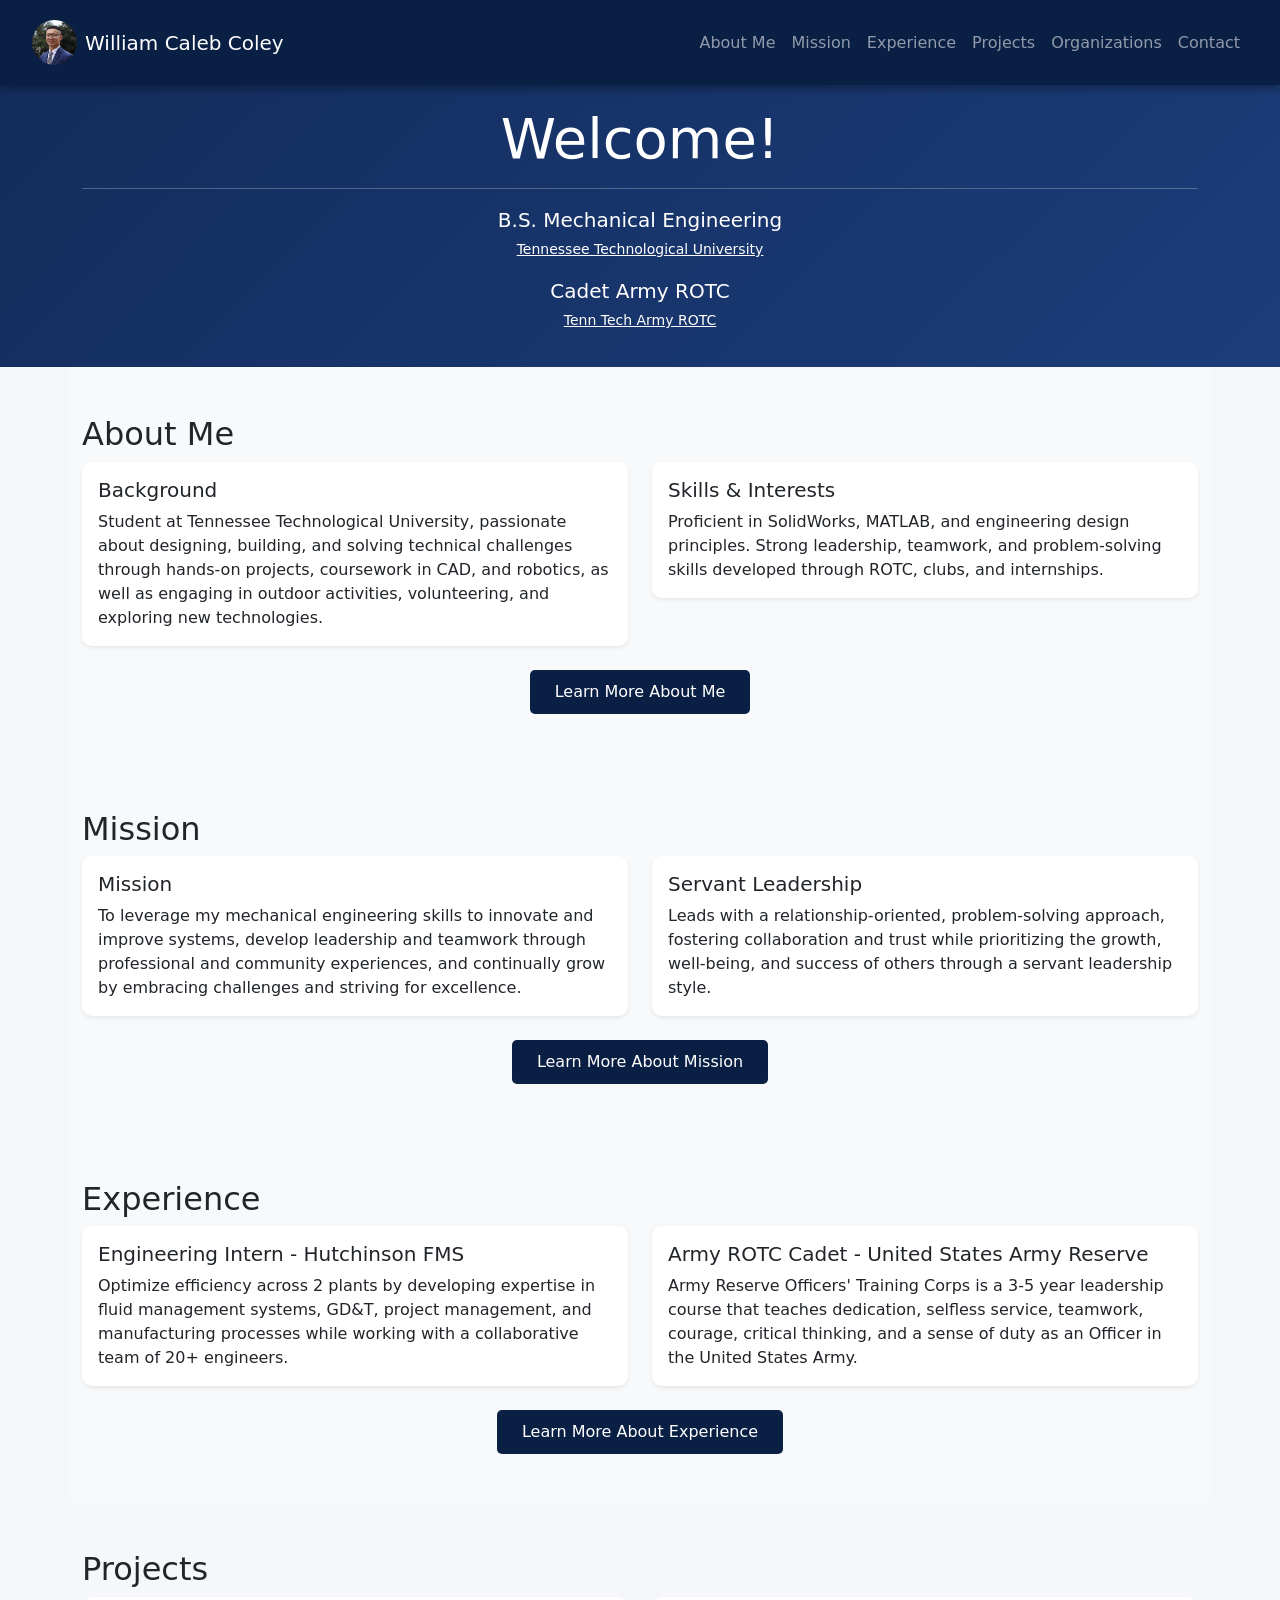
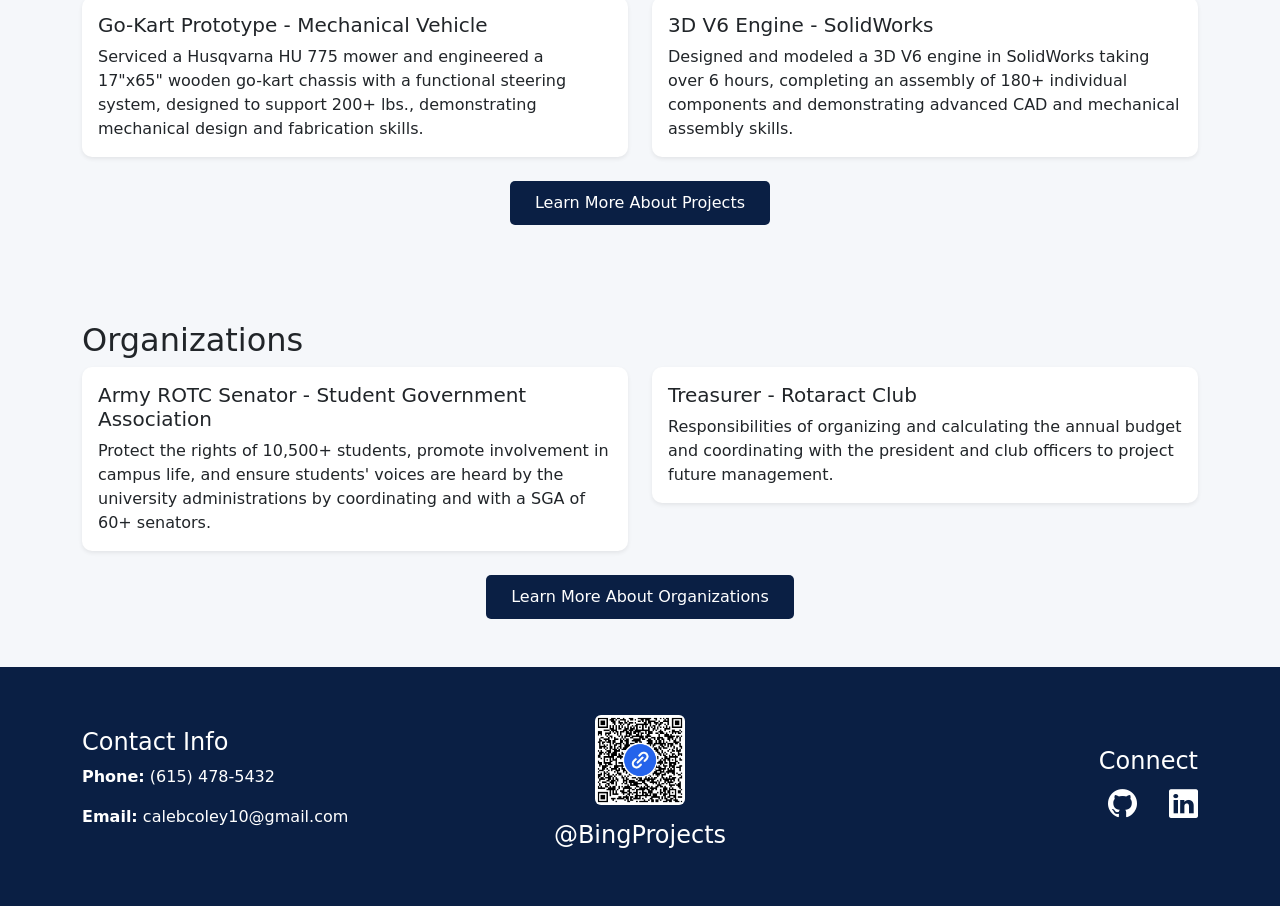
<file: index.html>
<!DOCTYPE html>
<html lang="en">
<head>
    <!--standard info and headers any website would use-->
    <meta charset="UTF-8">
    <title>William Caleb Coley</title>
    <meta name="viewport" content="width=device-width, initial-scale=1">
 
    <!-- Bootstrap CSS -->
    <link href="https://cdn.jsdelivr.net/npm/bootstrap@5.3.3/dist/css/bootstrap.min.css" rel="stylesheet">
    <!-- Custom CSS -->
    <link rel="stylesheet" href="assets/css/style.css">
    <!--Info for the contact section-->
    <link rel="stylesheet" href="https://cdn.jsdelivr.net/npm/bootstrap-icons@1.11.3/font/bootstrap-icons.css">
</head>

<body>
<!-- Navbar -->
<nav class="navbar navbar-expand-lg navbar-dark fixed-top custom-navbar">
    <div class="container-fluid">

        <!-- Left: Image + Name -->
        <a class="navbar-brand d-flex align-items-center" href="index.html">
            <img src="images/profile.jpg"
                 alt="Profile"
                 class="rounded-circle me-2"
                 width="45" height="45">
            William Caleb Coley
        </a>

        <!-- Hamburger Button (Right Side) -->
        <button class="navbar-toggler ms-auto"
                type="button"
                data-bs-toggle="collapse"
                data-bs-target="#navbarNav">
            <span class="navbar-toggler-icon"></span>
        </button>

        <!-- Collapsible Menu -->
        <div class="collapse navbar-collapse justify-content-end" id="navbarNav">
            <ul class="navbar-nav text-end">
                <li class="nav-item"><a class="nav-link" href="about.html">About Me</a></li>
                <li class="nav-item"><a class="nav-link" href="mission.html">Mission</a></li>
                <li class="nav-item"><a class="nav-link" href="experience.html">Experience</a></li>
                <li class="nav-item"><a class="nav-link" href="projects.html">Projects</a></li>
                <li class="nav-item"><a class="nav-link" href="organizations.html">Organizations</a></li>
                <li class="nav-item"><a class="nav-link" href="contact.html">Contact</a></li>
            </ul>
        </div>

    </div>
</nav>

<!-- Hero Section (Main Page) -->
<header class="hero-section text-center text-white">
    <div class="container">
        <h1 class="display-4">Welcome!</h1>
        <hr class="hero-divider my-3">
        <p class="lead mb-1">B.S. Mechanical Engineering</p>
        <p class="small mb-3">
            <a href="https://www.tntech.edu/" target="_blank">
                Tennessee Technological University
            </a>
        </p>
        <p class="lead mb-1">Cadet Army ROTC</p>
        <p class="small">
            <a href="https://www.tntech.edu/armyrotc/" target="_blank">
                Tenn Tech Army ROTC
            </a>
        </p>
    </div>
</header>

<!--About Me Section-->
<section id="about-me" class="container py-5 bg-light text-dark">
    <h2>About Me</h2>

    <div class="row g-4">

        <!-- About Me Card 1 -->
        <div class="col-md-6">
            <div class="card shadow-sm border-0">
                <div class="card-body">
                    <h5 class="card-title">Background</h5>
                    <p class="card-text">
                        Student at Tennessee Technological University, 
                        passionate about designing, building, and solving 
                        technical challenges through hands-on projects, 
                        coursework in CAD, 
                        and robotics, as well as engaging in outdoor activities, 
                        volunteering, and exploring new technologies.
                    </p>
                </div>
            </div>
        </div>

        <!-- About Me Card 2 -->
        <div class="col-md-6">
            <div class="card shadow-sm border-0">
                <div class="card-body">
                    <h5 class="card-title">Skills & Interests</h5>
                    <p class="card-text">
                        Proficient in SolidWorks, MATLAB, and engineering 
                        design principles. Strong leadership, teamwork, and 
                        problem-solving skills developed through ROTC, clubs, and internships.
                    </p>
                </div>
            </div>
        </div>

    </div>

    <!-- Learn More Button -->
    <div class="text-center mt-4">
        <a href="about.html" class="btn btn-learn-more">Learn More About Me</a>
    </div>
</section>

<!--Mission Section-->
<section id="mission" class="container py-5 bg-light text-dark">
    <h2>Mission</h2>

    <div class="row g-4">

        <!-- About Me Card 1 -->
        <div class="col-md-6">
            <div class="card shadow-sm border-0">
                <div class="card-body">
                    <h5 class="card-title">Mission</h5>
                    <p class="card-text">
                        To leverage my mechanical engineering skills to 
                        innovate and improve systems, develop leadership
                         and teamwork through professional and community 
                         experiences, and continually grow by embracing 
                         challenges and striving for excellence.
                    </p>
                </div>
            </div>
        </div>

        <!-- About Me Card 2 -->
        <div class="col-md-6">
            <div class="card shadow-sm border-0">
                <div class="card-body">
                    <h5 class="card-title">Servant Leadership</h5>
                    <p class="card-text">
                        Leads with a relationship-oriented, problem-solving approach, 
                        fostering collaboration and trust while prioritizing the growth, 
                        well-being, and success of others through a servant leadership style.
                    </p>
                </div>
            </div>
        </div>
    </div>

    <!-- Learn More Button -->
    <div class="text-center mt-4">
        <a href="mission.html" class="btn btn-learn-more">Learn More About Mission</a>
    </div>
</section>

<section id="experience" class="container py-5 bg-light text-dark">
    <h2>Experience</h2>

    <div class="row g-4">

        <!-- Experience 1 -->
        <div class="col-md-6">
            <div class="card shadow-sm border-0">
                <div class="card-body">
                    <h5 class="card-title">Engineering Intern - Hutchinson FMS</h5>
                    <p class="card-text">
                        Optimize efficiency across 2 plants by developing expertise in 
                        fluid management systems, GD&T, project management, and 
                        manufacturing processes while working with a collaborative 
                        team of 20+ engineers.
                    </p>
                </div>
            </div>
        </div>

        <!-- Experience 2 -->
        <div class="col-md-6">
            <div class="card shadow-sm border-0">
                <div class="card-body">
                    <h5 class="card-title">Army ROTC Cadet - United States Army Reserve</h5>
                    <p class="card-text">
                        Army Reserve Officers' Training Corps is a 3-5 year leadership 
                        course that teaches dedication, selfless service, teamwork, 
                        courage, critical thinking, and a sense of duty as an Officer 
                        in the United States Army.
                    </p>
                </div>
            </div>
        </div>

    </div>

    <!-- Learn More Button -->
    <div class="text-center mt-4">
        <a href="experience.html" class="btn btn-learn-more">Learn More About Experience</a>
    </div>
</section>

<!-- Projects Section (Main Page) -->
<section id="projects" class="container py-5 text-dark">
    <h2>Projects</h2>

    <div class="row g-4">

        <!-- Project 1 -->
        <div class="col-md-6">
            <div class="card shadow-sm border-0">
                <div class="card-body">
                    <h5 class="card-title">Go-Kart Prototype - Mechanical Vehicle</h5>
                    <p class="card-text">
                        Serviced a Husqvarna HU 775 mower and engineered a 17"x65" 
                        wooden go-kart chassis with a functional steering system, 
                        designed to support 200+ lbs., demonstrating mechanical 
                        design and fabrication skills.
                    </p>
                </div>
            </div>
        </div>

        <!-- Project 2 -->
        <div class="col-md-6">
            <div class="card shadow-sm border-0">
                <div class="card-body">
                    <h5 class="card-title">3D V6 Engine - SolidWorks</h5>
                    <p class="card-text">
                        Designed and modeled a 3D V6 engine in SolidWorks taking 
                        over 6 hours, completing an assembly of 180+ individual 
                        components and demonstrating advanced CAD and mechanical 
                        assembly skills.
                    </p>
                </div>
            </div>
        </div>

    </div>

    <!-- Learn More Projects button only -->
    <div class="text-center mt-4">
        <a href="projects.html" class="btn btn-learn-more">Learn More About Projects</a>
    </div>
</section>

<section id="organizations" class="container py-5 text-dark">
    <h2>Organizations</h2>

    <div class="row g-4">

        <!-- Organization 1 -->
        <div class="col-md-6">
            <div class="card shadow-sm border-0">
                <div class="card-body">
                    <h5 class="card-title">Army ROTC Senator - Student Government Association</h5>
                    <p class="card-text">
                        Protect the rights of 10,500+ students, promote 
                        involvement in campus life, and ensure students' 
                        voices are heard by the university administrations 
                        by coordinating and with a SGA of 60+ senators.
                    </p>
                </div>
            </div>
        </div>

        <!-- Organization 2 -->
        <div class="col-md-6">
            <div class="card shadow-sm border-0">
                <div class="card-body">
                    <h5 class="card-title">Treasurer - Rotaract Club</h5>
                    <p class="card-text">
                        Responsibilities of organizing and calculating the 
                        annual budget and coordinating with the president and 
                        club officers to project future management.
                    </p>
                </div>
            </div>
        </div>

    </div>

    <!-- Learn More Button -->
    <div class="text-center mt-4">
        <a href="organizations.html" class="btn btn-learn-more">Learn More About Organizations</a>
    </div>
</section>

<!-- Contact -->
<section id="contact" class="contact-section text-white py-5">
    <div class="container">
        <div class="row align-items-center text-center text-md-start">

            <!-- LEFT: Contact Info -->
            <div class="col-md-4 mb-4 mb-md-0 text-md-start">
                <h4>Contact Info</h4>
                <p><strong>Phone:</strong> (615) 478-5432</p>
                <p><strong>Email:</strong> calebcoley10@gmail.com</p>
            </div>

            <!-- CENTER: QR + BingProjects -->
            <div class="col-md-4 mb-4 mb-md-0 text-center">
                
                <!-- QR Code -->
                <div class="mb-3">
                    <img src="images/qr-code.png" 
                         alt="QR Code" 
                         width="90" height="90" 
                         class="img-fluid rounded mx-auto d-block">
                </div>

                <!-- BingProjects -->
                <h4 class="mt-2">@BingProjects</h4>
            </div>

            <!-- RIGHT: Social Media -->
            <div class="col-md-4 text-center text-md-end">
                <h4>Connect</h4>
                <a href="https://github.com/wccoley42" target="_blank" class="social-icon me-2">
                    <i class="bi bi-github"></i>
                </a>
                <a href="https://www.linkedin.com/in/william-c-coley" target="_blank" class="social-icon">
                    <i class="bi bi-linkedin"></i>
                </a>
            </div>

        </div>
    </div>
</section>

<!-- Bootstrap JS -->
<script src="https://cdn.jsdelivr.net/npm/bootstrap@5.3.3/dist/js/bootstrap.bundle.min.js"></script>
<script src="assets/js/script.js"></script>

</body>
</html>
</file>
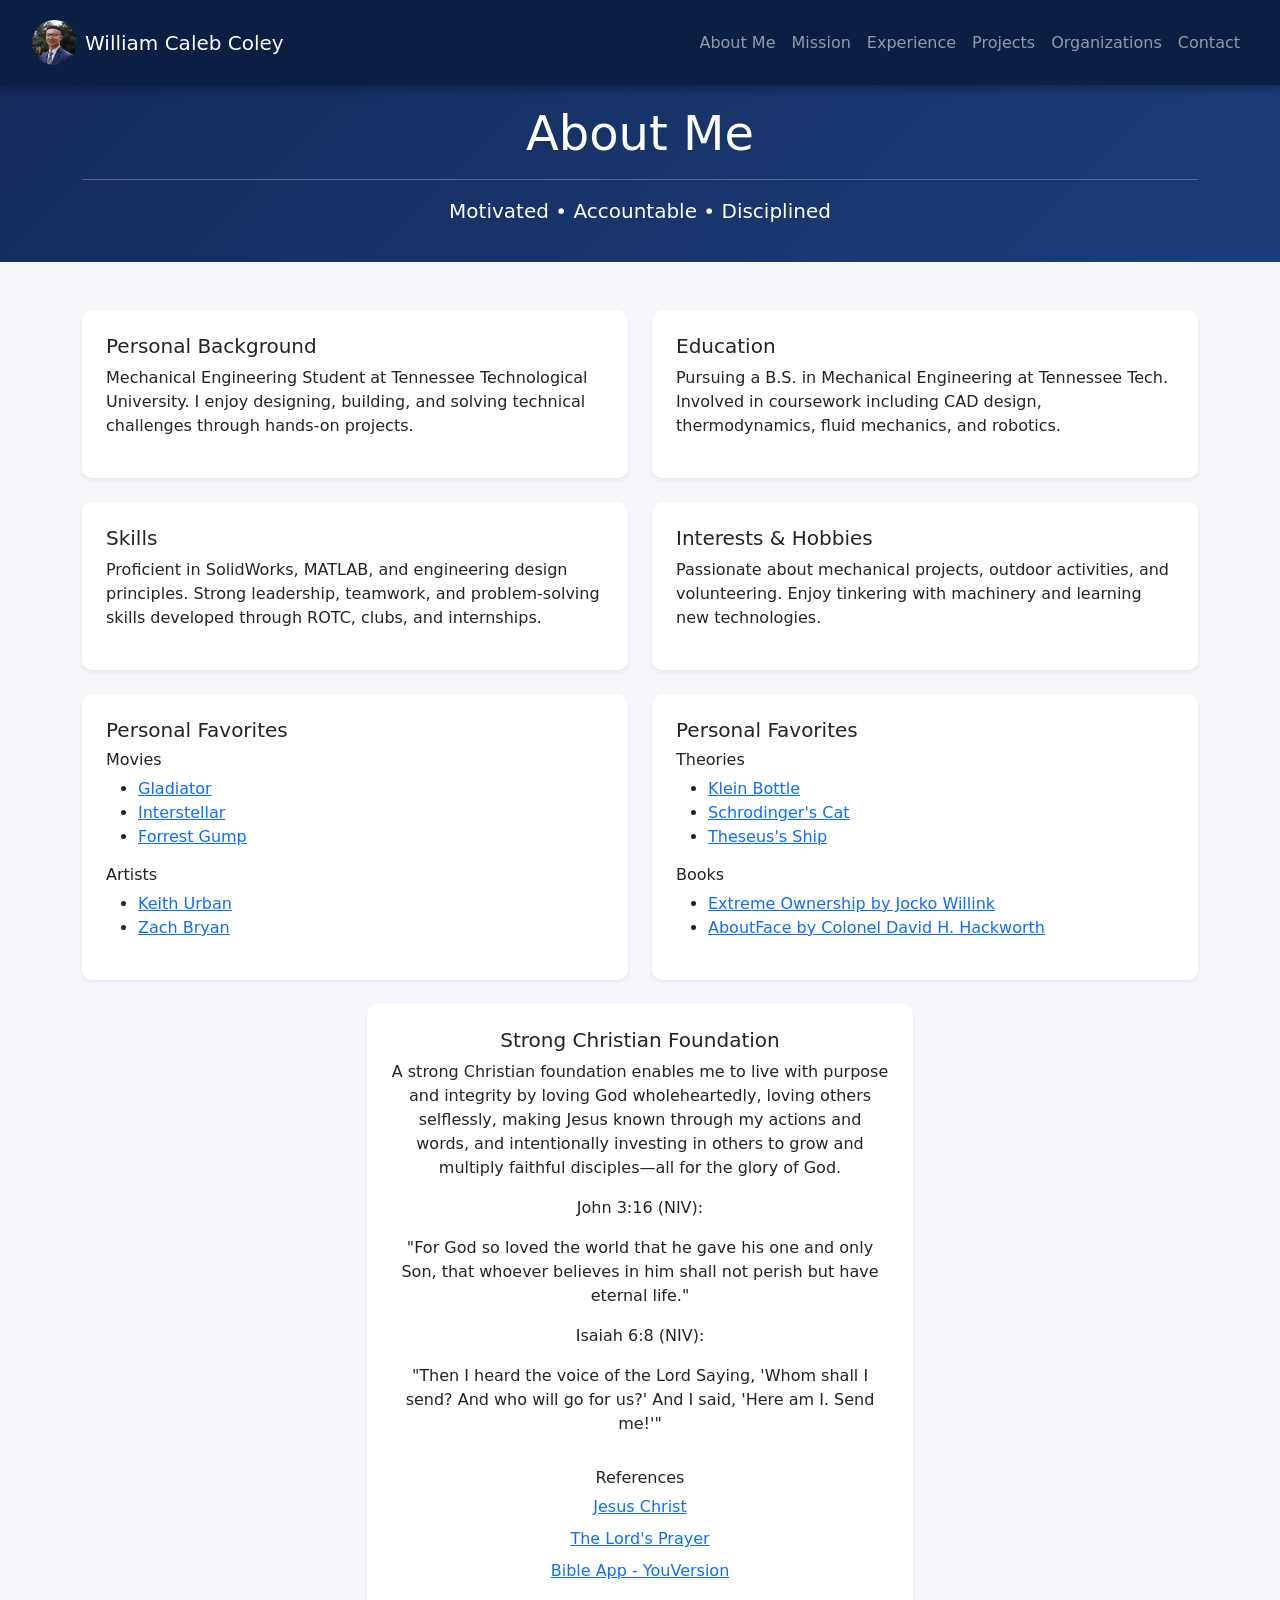
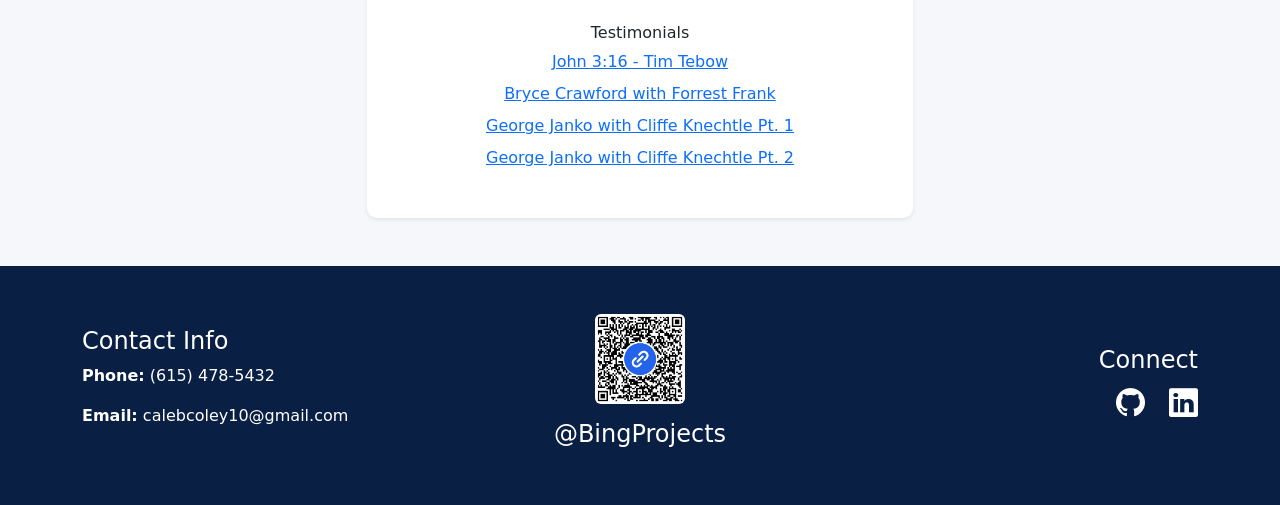
<file: about.html>
<!DOCTYPE html>
<html lang="en">
<head>
    <meta charset="UTF-8">
    <title>About Me | William Caleb Coley</title>
    <meta name="viewport" content="width=device-width, initial-scale=1">

    <!-- Bootstrap CSS -->
    <link href="https://cdn.jsdelivr.net/npm/bootstrap@5.3.2/dist/css/bootstrap.min.css" rel="stylesheet">

    <!-- Bootstrap Icons -->
    <link rel="stylesheet" href="https://cdn.jsdelivr.net/npm/bootstrap-icons@1.11.1/font/bootstrap-icons.css">

    <!-- Your CSS -->
    <link rel="stylesheet" href="assets/css/style.css">
</head>

<body>

<!-- ================= NAVBAR ================= -->
<nav class="navbar navbar-expand-lg navbar-dark fixed-top custom-navbar">
    <div class="container-fluid">

        <a class="navbar-brand d-flex align-items-center" href="index.html">
            <img src="images/profile.jpg"
                 alt="Profile"
                 class="rounded-circle me-2"
                 width="45" height="45">
            William Caleb Coley
        </a>

        <button class="navbar-toggler ms-auto"
                type="button"
                data-bs-toggle="collapse"
                data-bs-target="#navbarNav">
            <span class="navbar-toggler-icon"></span>
        </button>

        <div class="collapse navbar-collapse justify-content-end" id="navbarNav">
            <ul class="navbar-nav text-end">
                <li class="nav-item"><a class="nav-link active" href="about.html">About Me</a></li>
                <li class="nav-item"><a class="nav-link" href="mission.html">Mission</a></li>
                <li class="nav-item"><a class="nav-link" href="experience.html">Experience</a></li>
                <li class="nav-item"><a class="nav-link" href="projects.html">Projects</a></li>
                <li class="nav-item"><a class="nav-link" href="organizations.html">Organizations</a></li>
                <li class="nav-item"><a class="nav-link" href="contact.html">Contact</a></li>
            </ul>
        </div>

    </div>
</nav>

<!-- ================= FLEX WRAPPER ================= -->
<div class="page-content">

    <!-- HERO -->
    <header class="hero-section text-white">
        <div class="container text-center">
            <h1 class="display-5">About Me</h1>
            <hr class="hero-divider my-3">
            <p class="lead">Motivated • Accountable • Disciplined</p>
        </div>
    </header>

    <!-- ABOUT ME SECTIONS -->
    <section class="py-5" style="background-color:#f5f7fa;">
        <div class="container">

            <div class="row g-4">

                <!-- Section 1: Personal Background -->
                <div class="col-md-6">
                    <div class="card shadow-sm border-0 p-4">
                        <h5>Personal Background</h5>
                        <p>
                            Mechanical Engineering Student 
                            at Tennessee Technological University. I enjoy designing, building, 
                            and solving technical challenges through hands-on projects.
                        </p>
                    </div>
                </div>

                <!-- Section 2: Education -->
                <div class="col-md-6">
                    <div class="card shadow-sm border-0 p-4">
                        <h5>Education</h5>
                        <p>
                            Pursuing a B.S. in Mechanical Engineering at Tennessee Tech. 
                            Involved in coursework including CAD design, thermodynamics, 
                            fluid mechanics, and robotics.
                        </p>
                    </div>
                </div>

                <!-- Section 3: Skills -->
                <div class="col-md-6">
                    <div class="card shadow-sm border-0 p-4">
                        <h5>Skills</h5>
                        <p>
                            Proficient in SolidWorks, MATLAB, and engineering design principles. 
                            Strong leadership, teamwork, and problem-solving skills developed 
                            through ROTC, clubs, and internships.
                        </p>
                    </div>
                </div>

                <!-- Section 4: Interests & Hobbies -->
                <div class="col-md-6">
                    <div class="card shadow-sm border-0 p-4">
                        <h5>Interests & Hobbies</h5>
                        <p>
                            Passionate about mechanical projects, outdoor activities, and 
                            volunteering. Enjoy tinkering with machinery and learning new 
                            technologies.
                        </p>
                    </div>
                </div>

                <!-- Section 5: Favorite Movies and Artist -->
                <div class="col-md-6">
                    <div class="card shadow-sm border-0 p-4">
                        <h5>Personal Favorites</h5>

                        <h6>Movies</h6>
                        <ul>
                            <li>
                                <a href="https://www.youtube.com/watch?v=P5ieIbInFpg&t=1s" target="_blank">
                                    Gladiator
                                </a>
                            </li>
                            <li>
                                <a href="https://www.youtube.com/watch?v=zSWdZVtXT7E" target="_blank">
                                    Interstellar
                                </a>
                            </li>
                            <li>
                                <a href="https://www.youtube.com/watch?v=bLvqoHBptjg" target="_blank">
                                    Forrest Gump
                                </a>
                            </li>
                        </ul>

                        <h6>Artists</h6>
                        <ul>
                            <li>
                                <a href="https://www.youtube.com/@KeithUrban" target="_blank">
                                    Keith Urban
                                </a>
                            </li>
                            <li>
                                <a href="https://www.youtube.com/@zachbryan1067" target="_blank">
                                    Zach Bryan
                                </a>
                            </li>
                        </ul>

                    </div>
                </div>

                <!-- Section 6: Thoughtful Theories -->
                <div class="col-md-6">
                    <div class="card shadow-sm border-0 p-4">
                        <h5>Personal Favorites</h5>

                        <h6>Theories</h6>
                        <ul>
                            <li>
                                <a href="https://www.youtube.com/watch?v=9Bqg-6nzkzw" target="_blank">
                                    Klein Bottle
                                </a>
                            </li>
                            <li>
                                <a href="https://www.youtube.com/watch?v=UjaAxUO6-Uw" target="_blank">
                                    Schrodinger's Cat
                                </a>
                            </li>
                            <li>
                                <a href="https://www.youtube.com/watch?v=kVAHXiKjgRo" target="_blank">
                                    Theseus's Ship
                                </a>
                            </li>
                        </ul>

                        <h6>Books</h6>
                        <ul>
                            <li>
                                <a href="https://jocko.com/books/" target="_blank">
                                    Extreme Ownership by Jocko Willink
                                </a>
                            </li>
                            <li>
                                <a href="https://www.amazon.com/exec/obidos/ASIN/1982144041?tag=simonsayscom" target="_blank">
                                    AboutFace by Colonel David H. Hackworth
                                </a>
                            </li>
                        </ul>

                    </div>
                </div>

                <div class="col-md-6 mx-auto">
                    <div class="card shadow-sm border-0 p-4">
                        <h5 class="text-center">Strong Christian Foundation</h5>

                        <p class="text-center">
                            A strong Christian foundation enables me to live 
                            with purpose and integrity by loving God wholeheartedly, 
                            loving others selflessly, making Jesus known through my 
                            actions and words, and intentionally investing in others 
                            to grow and multiply faithful disciples—all for the glory of God.
                        </p>
                        <p class="text-center">
                            John 3:16 (NIV):
                        </p>                       
                        <p class="text-center">
                            "For God so loved the world that he gave his one and only Son,
                            that whoever believes in him shall not perish but have eternal life."
                        </p>
                        <p class="text-center">
                            Isaiah 6:8 (NIV):
                        </p>                       
                        <p class="text-center">
                            "Then I heard the voice of the Lord Saying, 'Whom shall I send?
                            And who will go for us?' And I said, 'Here am I. Send me!'"
                        </p>

                        <h6 class="mt-3 text-center">References</h6>
                        <ul class="text-center list-unstyled">
                            <li class="mb-2">
                                <a href="https://www.youtube.com/watch?v=25x1nkPb7VQ" target="_blank">
                                    Jesus Christ
                                </a>
                            </li>                           
                            <li class="mb-2">
                                <a href="https://www.biblegateway.com/passage/?search=Matthew%206%3A5-15&version=ESV;NIV" target="_blank">
                                    The Lord's Prayer
                                </a>
                            </li>
                            <li class="mb-2">
                                <a href="https://www.youversion.com/bible-app" target="_blank">
                                    Bible App - YouVersion
                                </a>
                            </li>
                        </ul>
                        <h6 class="mt-3 text-center">Testimonials</h6>
                        <ul class="text-center list-unstyled">
                            <li class="mb-2">
                                <a href="https://www.youtube.com/watch?v=nyxjRcyrj8s" target="_blank">
                                    John 3:16 - Tim Tebow
                                </a>
                            </li>

                            <li class="mb-2">
                                <a href="https://www.youtube.com/watch?v=gDKWjZNxorM" target="_blank">
                                    Bryce Crawford with Forrest Frank
                                </a>
                            </li>
                            <li class="mb-2">
                                <a href="https://www.youtube.com/watch?v=BnuR0AYlIcs" target="_blank">
                                    George Janko with Cliffe Knechtle Pt. 1
                                </a>
                            </li>
                            <li class="mb-2">
                                <a href="https://www.youtube.com/watch?v=6t-l0Y_uj9k" target="_blank">
                                    George Janko with Cliffe Knechtle Pt. 2
                                </a>
                            </li>

                        </ul>
                    </div>
                </div>

            </div>

        </div>
    </section>

</div>
<!-- END page-content -->

<!-- ================= FOOTER ================= -->
<section id="contact" class="contact-section text-white py-5">
    <div class="container">
        <div class="row align-items-center text-center text-md-start">

            <!-- LEFT -->
            <div class="col-md-4 mb-4 mb-md-0">
                <h4>Contact Info</h4>
                <p><strong>Phone:</strong> (615) 478-5432</p>
                <p><strong>Email:</strong> calebcoley10@gmail.com</p>
            </div>

            <!-- CENTER: QR + BingProjects -->
            <div class="col-md-4 mb-4 mb-md-0 text-center">
                <!-- QR Code -->
                <div class="mb-3">
                    <img src="images/qr-code.png" 
                         alt="QR Code" 
                         width="90" height="90" 
                         class="img-fluid rounded mx-auto d-block">
                </div>

                <!-- BingProjects -->
                <h4 class="mt-2">@BingProjects</h4>
            </div>

            <!-- RIGHT -->
            <div class="col-md-4 text-md-end text-center">
                <h4>Connect</h4>

                <a href="https://github.com/wccoley42" target="_blank" class="social-icon">
                    <i class="bi bi-github"></i>
                </a>

                <a href="https://www.linkedin.com/in/william-c-coley" target="_blank" class="social-icon">
                    <i class="bi bi-linkedin"></i>
                </a>
            </div>

        </div>
    </div>
</section>

<!-- Bootstrap JS -->
<script src="https://cdn.jsdelivr.net/npm/bootstrap@5.3.2/dist/js/bootstrap.bundle.min.js"></script>
<script src="assets/js/script.js"></script>

</body>
</html>
</file>
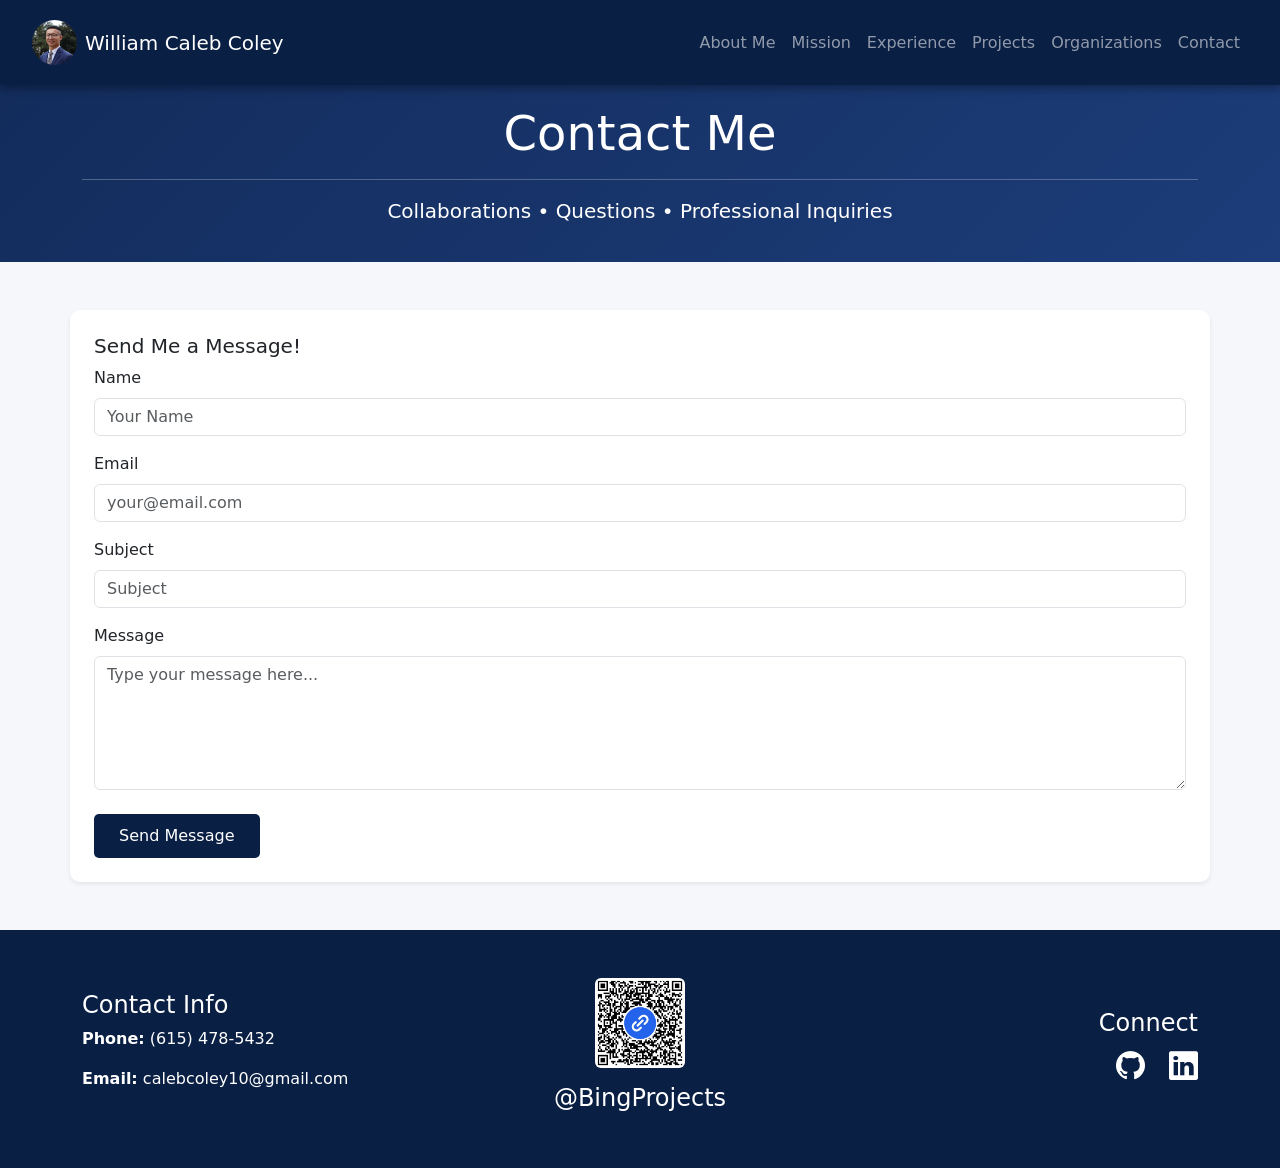
<file: contact.html>
<!DOCTYPE html>
<html lang="en">
<head>
    <meta charset="UTF-8">
    <title>Contact | William Caleb Coley</title>
    <meta name="viewport" content="width=device-width, initial-scale=1">

    <!-- Bootstrap CSS -->
    <link href="https://cdn.jsdelivr.net/npm/bootstrap@5.3.2/dist/css/bootstrap.min.css" rel="stylesheet">

    <!-- Bootstrap Icons -->
    <link rel="stylesheet" href="https://cdn.jsdelivr.net/npm/bootstrap-icons@1.11.1/font/bootstrap-icons.css">

    <!-- Your CSS -->
    <link rel="stylesheet" href="assets/css/style.css">
</head>

<body>

<!-- ================= NAVBAR ================= -->
<nav class="navbar navbar-expand-lg navbar-dark fixed-top custom-navbar">
    <div class="container-fluid">

        <a class="navbar-brand d-flex align-items-center" href="index.html">
            <img src="images/profile.jpg"
                 alt="Profile"
                 class="rounded-circle me-2"
                 width="45" height="45">
            William Caleb Coley
        </a>

        <button class="navbar-toggler ms-auto"
                type="button"
                data-bs-toggle="collapse"
                data-bs-target="#navbarNav">
            <span class="navbar-toggler-icon"></span>
        </button>

        <div class="collapse navbar-collapse justify-content-end" id="navbarNav">
            <ul class="navbar-nav text-end">
                <li class="nav-item"><a class="nav-link" href="about.html">About Me</a></li>
                <li class="nav-item"><a class="nav-link" href="mission.html">Mission</a></li>
                <li class="nav-item"><a class="nav-link" href="experience.html">Experience</a></li>
                <li class="nav-item"><a class="nav-link" href="projects.html">Projects</a></li>
                <li class="nav-item"><a class="nav-link" href="organizations.html">Organizations</a></li>
                <li class="nav-item"><a class="nav-link active" href="contact.html">Contact</a></li>
            </ul>
        </div>

    </div>
</nav>

<!-- ================= FLEX WRAPPER ================= -->
<div class="page-content">

    <!-- HERO -->
    <header class="hero-section text-white">
        <div class="container text-center">
            <h1 class="display-5">Contact Me</h1>
            <hr class="hero-divider my-3">
            <p class="lead"> Collaborations • Questions • Professional Inquiries</p>
        </div>
    </header>

    <!-- CONTACT INFO CARDS -->
    <!-- CONTACT FORM CARD -->
    <section class="py-5" style="background-color:#f5f7fa;">
        <div class="container">

            <div class="row g-4">
                <div class="card shadow-sm border-0 p-4">
                    <h5>Send Me a Message!</h5>
                    <form id="contact-form" action="https://formspree.io/f/xojnowol" method="POST">
                        
                        <!-- Name -->
                        <div class="mb-3">
                            <label for="name" class="form-label">Name</label>
                            <input type="text" class="form-control" id="name" name="name" placeholder="Your Name" required>
                        </div>

                        <!-- Email -->
                        <div class="mb-3">
                            <label for="email" class="form-label">Email</label>
                            <input type="email" class="form-control" id="email" name="_replyto" placeholder="your@email.com" required>
                        </div>

                        <!-- Subject -->
                        <div class="mb-3">
                            <label for="subject" class="form-label">Subject</label>
                            <input type="text" class="form-control" id="subject" name="subject" placeholder="Subject" required>
                        </div>

                        <!-- Message -->
                        <div class="mb-3">
                            <label for="message" class="form-label">Message</label>
                            <textarea class="form-control" id="message" name="message" rows="5" placeholder="Type your message here..." required></textarea>
                        </div>

                        <!-- Submit Button -->
                        <button type="submit" class="btn btn-learn-more mt-2">
                            Send Message
                        </button>
                    </form>
                </div>
            </div>

        </div>
    </section>

</div>
<!-- END page-content -->

<!-- ================= FOOTER ================= -->
<section class="contact-section text-white py-5">
    <div class="container">
        <div class="row align-items-center text-center text-md-start">

            <!-- LEFT -->
            <div class="col-md-4 mb-4 mb-md-0">
                <h4>Contact Info</h4>
                <p><strong>Phone:</strong> (615) 478-5432</p>
                <p><strong>Email:</strong> calebcoley10@gmail.com</p>
            </div>

            <!-- CENTER: QR + BingProjects -->
            <div class="col-md-4 mb-4 mb-md-0 text-center">
                <div class="mb-3">
                    <img src="images/qr-code.png" 
                         alt="QR Code" 
                         width="90" height="90" 
                         class="img-fluid rounded mx-auto d-block">
                </div>

                <h4 class="mt-2">@BingProjects</h4>
            </div>

            <!-- RIGHT -->
            <div class="col-md-4 text-md-end text-center">
                <h4>Connect</h4>

                <a href="https://github.com/wccoley42" target="_blank" class="social-icon">
                    <i class="bi bi-github"></i>
                </a>

                <a href="https://www.linkedin.com/in/william-c-coley" target="_blank" class="social-icon">
                    <i class="bi bi-linkedin"></i>
                </a>
            </div>

        </div>
    </div>
</section>

<!-- Bootstrap JS -->
<script src="https://cdn.jsdelivr.net/npm/bootstrap@5.3.2/dist/js/bootstrap.bundle.min.js"></script>
<script src="assets/js/script.js"></script>

</body>
</html>
</file>
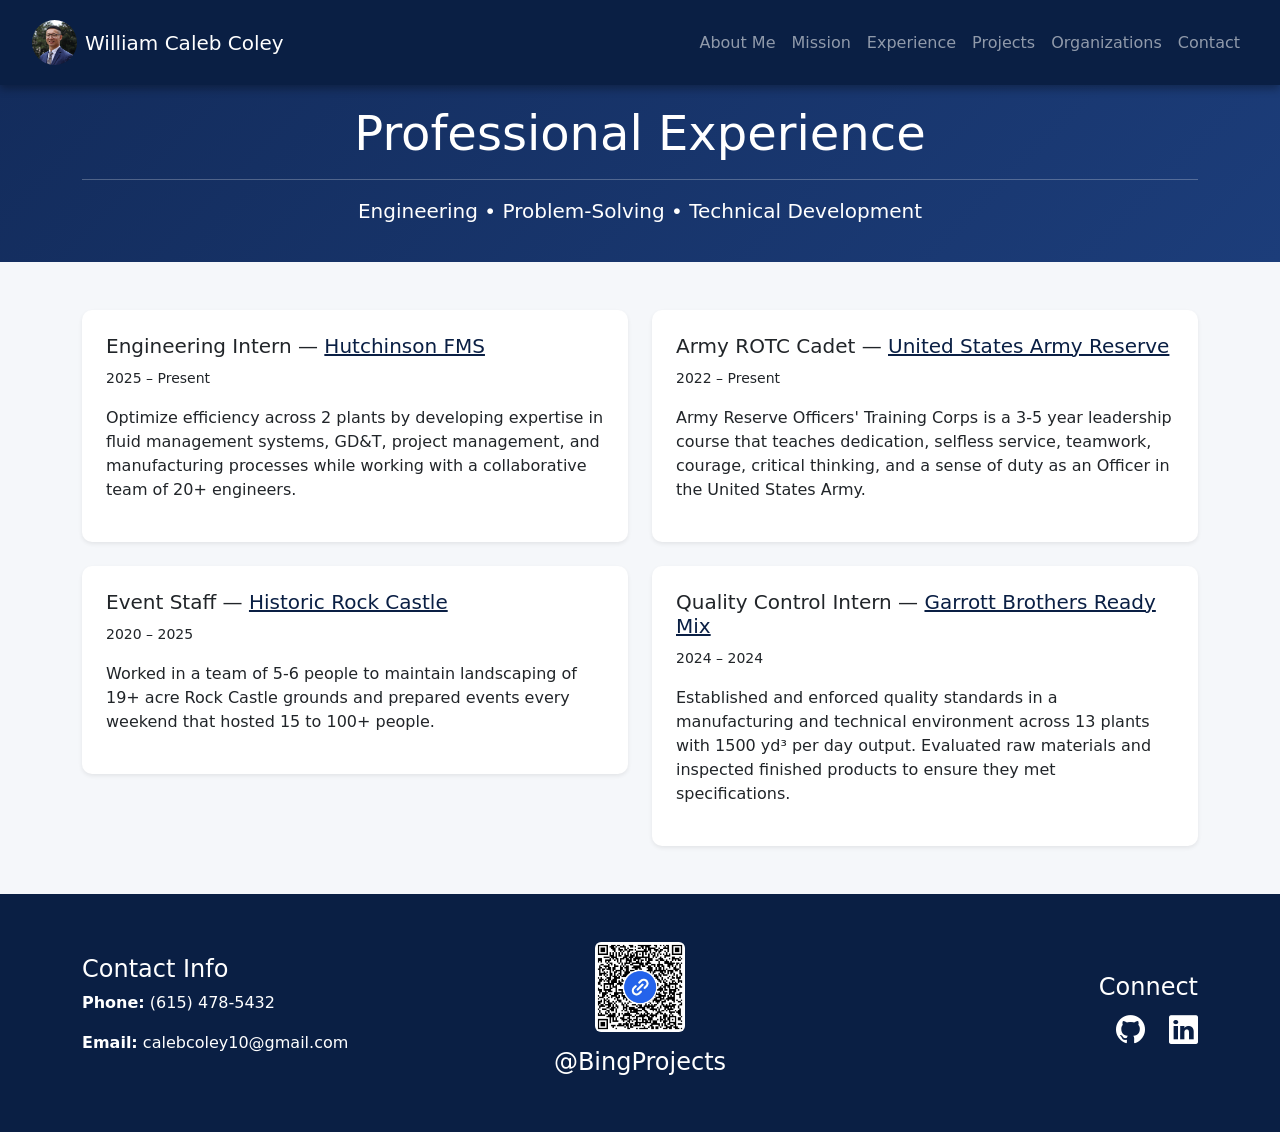
<file: experience.html>
<!DOCTYPE html>
<html lang="en">
<head>
    <meta charset="UTF-8">
    <title>Experience | William Caleb Coley</title>
    <meta name="viewport" content="width=device-width, initial-scale=1">

    <!-- Bootstrap CSS -->
    <link href="https://cdn.jsdelivr.net/npm/bootstrap@5.3.2/dist/css/bootstrap.min.css" rel="stylesheet">

    <!-- Bootstrap Icons -->
    <link rel="stylesheet" href="https://cdn.jsdelivr.net/npm/bootstrap-icons@1.11.1/font/bootstrap-icons.css">

    <!-- Your CSS -->
    <link rel="stylesheet" href="assets/css/style.css">
</head>

<body>

<!-- ================= NAVBAR ================= -->
<nav class="navbar navbar-expand-lg navbar-dark fixed-top custom-navbar">
    <div class="container-fluid">

        <a class="navbar-brand d-flex align-items-center" href="index.html">
            <img src="images/profile.jpg"
                 alt="Profile"
                 class="rounded-circle me-2"
                 width="45" height="45">
            William Caleb Coley
        </a>

        <button class="navbar-toggler ms-auto"
                type="button"
                data-bs-toggle="collapse"
                data-bs-target="#navbarNav">
            <span class="navbar-toggler-icon"></span>
        </button>

        <div class="collapse navbar-collapse justify-content-end" id="navbarNav">
            <ul class="navbar-nav text-end">
                <li class="nav-item"><a class="nav-link" href="about.html">About Me</a></li>
                <li class="nav-item"><a class="nav-link" href="mission.html">Mission</a></li>
                <li class="nav-item"><a class="nav-link active" href="experience.html">Experience</a></li>
                <li class="nav-item"><a class="nav-link" href="projects.html">Projects</a></li>
                <li class="nav-item"><a class="nav-link" href="organizations.html">Organizations</a></li>
                <li class="nav-item"><a class="nav-link" href="contact.html">Contact</a></li>
            </ul>
        </div>

    </div>
</nav>


<!-- ================= FLEX WRAPPER ================= -->
<div class="page-content">

    <!-- HERO -->
    <header class="hero-section text-white">
        <div class="container text-center">
            <h1 class="display-5">Professional Experience</h1>
            <hr class="hero-divider my-3">
            <p class="lead">Engineering • Problem-Solving • Technical Development</p>
        </div>
    </header>


    <!-- EXPERIENCE SECTION -->
    <section class="py-5" style="background-color:#f5f7fa;">
        <div class="container">

            <div class="row g-4">

                <!-- Experience 1 -->
                <div class="col-md-6">
                    <div class="card shadow-sm border-0 p-4">
                        <h5>
                            Engineering Intern —
                            <a href="https://www.hutchinson.com/en/group/expertise/fluid-transfer-thermal-management"
                               target="_blank"
                               class="company-link">
                               Hutchinson FMS
                            </a>
                        </h5>
                        <p><small>2025 – Present</small></p>
                        <p>
                            Optimize efficiency across 2 plants by developing 
                            expertise in fluid management systems, GD&T, project 
                            management, and manufacturing processes while working 
                            with a collaborative team of 20+ engineers.
                        </p>
                    </div>
                </div>

                <!-- Experience 2 -->
                <div class="col-md-6">
                    <div class="card shadow-sm border-0 p-4">
                        <h5>
                            Army ROTC Cadet —
                            <a href="https://www.goarmy.com/careers-and-jobs/find-your-path/army-officers/rotc"
                               target="_blank"
                               class="company-link">
                               United States Army Reserve
                            </a>
                        </h5>
                        <p><small>2022 – Present</small></p>
                        <p>
                            Army Reserve Officers' Training Corps is a 3-5 year leadership 
                            course that teaches dedication, selfless service, teamwork, 
                            courage, critical thinking, and a sense of duty as an Officer 
                            in the United States Army.
                        </p>
                    </div>
                </div>

                <!-- Experience 3 -->
                <div class="col-md-6">
                    <div class="card shadow-sm border-0 p-4">
                        <h5>
                            Event Staff —
                            <a href="https://www.historicrockcastle.com/"
                               target="_blank"
                               class="company-link">
                               Historic Rock Castle
                            </a>
                        </h5>
                        <p><small>2020 – 2025</small></p>
                        <p>
                            Worked in a team of 5-6 people to maintain 
                            landscaping of 19+ acre Rock Castle grounds 
                            and prepared events every weekend that hosted 
                            15 to 100+ people.
                        </p>
                    </div>
                </div>

                <!-- Experience 4 -->
                <div class="col-md-6">
                    <div class="card shadow-sm border-0 p-4">
                        <h5>
                            Quality Control Intern —
                            <a href="https://garrottbros.com/old-hickory-tn-concrete-supplier/"
                               target="_blank"
                               class="company-link">
                               Garrott Brothers Ready Mix 
                            </a>
                        </h5>
                        <p><small>2024 – 2024</small></p>
                        <p>
                            Established and enforced quality standards 
                            in a manufacturing and technical environment 
                            across 13 plants with 1500 yd³ per day output. 
                            Evaluated raw materials and inspected finished 
                            products to ensure they met specifications. 
                        </p>
                    </div>
                </div>

            </div>

        </div>
    </section>

</div>
<!-- END page-content -->


<!-- ================= FOOTER ================= -->
<section id="contact" class="contact-section text-white py-5">
    <div class="container">
        <div class="row align-items-center text-center text-md-start">

            <!-- LEFT -->
            <div class="col-md-4 mb-4 mb-md-0">
                <h4>Contact Info</h4>
                <p><strong>Phone:</strong> (615) 478-5432</p>
                <p><strong>Email:</strong> calebcoley10@gmail.com</p>
            </div>

            <!-- CENTER: QR + BingProjects -->
            <div class="col-md-4 mb-4 mb-md-0 text-center">
                
                <!-- QR Code -->
                <div class="mb-3">
                    <img src="images/qr-code.png" 
                         alt="QR Code" 
                         width="90" height="90" 
                         class="img-fluid rounded mx-auto d-block">
                </div>

                <!-- BingProjects -->
                <h4 class="mt-2">@BingProjects</h4>
            </div>

            <!-- RIGHT -->
            <div class="col-md-4 text-md-end text-center">
                <h4>Connect</h4>

                <a href="https://github.com/wccoley42" target="_blank" class="social-icon">
                    <i class="bi bi-github"></i>
                </a>

                <a href="https://www.linkedin.com/in/william-c-coley" target="_blank" class="social-icon">
                    <i class="bi bi-linkedin"></i>
                </a>
            </div>

        </div>
    </div>
</section>


<!-- Bootstrap JS -->
<script src="https://cdn.jsdelivr.net/npm/bootstrap@5.3.2/dist/js/bootstrap.bundle.min.js"></script>
<script src="assets/js/script.js"></script>

</body>
</html>
</file>
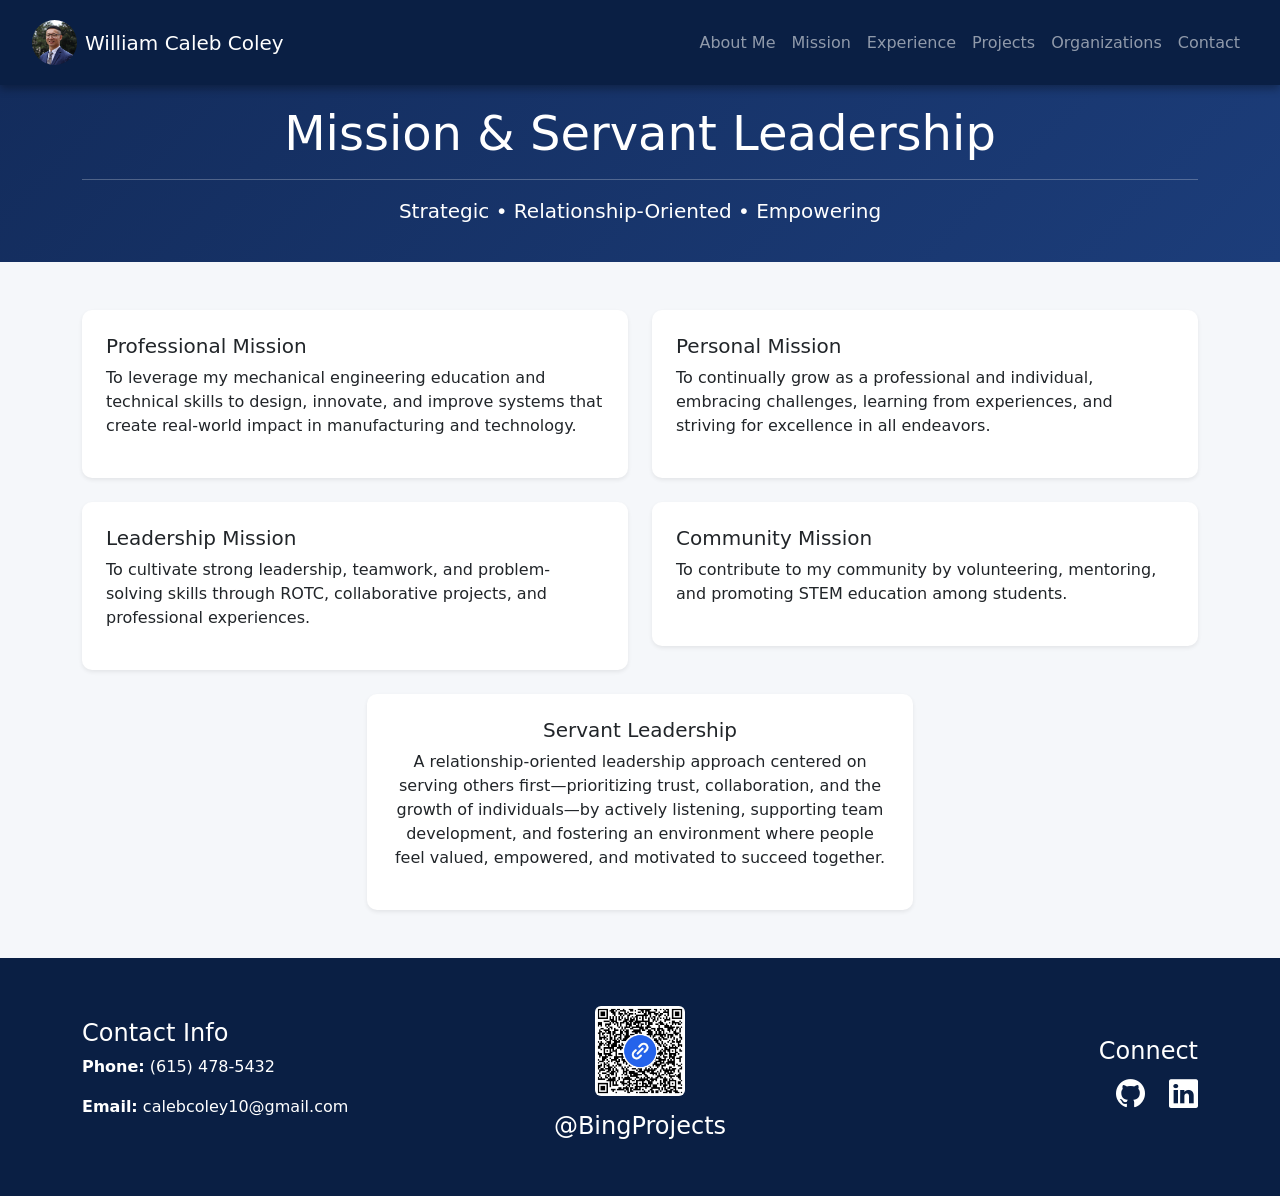
<file: mission.html>
<!DOCTYPE html>
<html lang="en">
<head>
    <meta charset="UTF-8">
    <title>Mission | William Caleb Coley</title>
    <meta name="viewport" content="width=device-width, initial-scale=1">

    <!-- Bootstrap CSS -->
    <link href="https://cdn.jsdelivr.net/npm/bootstrap@5.3.2/dist/css/bootstrap.min.css" rel="stylesheet">

    <!-- Bootstrap Icons -->
    <link rel="stylesheet" href="https://cdn.jsdelivr.net/npm/bootstrap-icons@1.11.1/font/bootstrap-icons.css">

    <!-- Your CSS -->
    <link rel="stylesheet" href="assets/css/style.css">
</head>

<body>

<!-- ================= NAVBAR ================= -->
<nav class="navbar navbar-expand-lg navbar-dark fixed-top custom-navbar">
    <div class="container-fluid">

        <a class="navbar-brand d-flex align-items-center" href="index.html">
            <img src="images/profile.jpg"
                 alt="Profile"
                 class="rounded-circle me-2"
                 width="45" height="45">
            William Caleb Coley
        </a>

        <button class="navbar-toggler ms-auto"
                type="button"
                data-bs-toggle="collapse"
                data-bs-target="#navbarNav">
            <span class="navbar-toggler-icon"></span>
        </button>

        <div class="collapse navbar-collapse justify-content-end" id="navbarNav">
            <ul class="navbar-nav text-end">
                <li class="nav-item"><a class="nav-link" href="about.html">About Me</a></li>
                <li class="nav-item"><a class="nav-link active" href="mission.html">Mission</a></li>
                <li class="nav-item"><a class="nav-link" href="experience.html">Experience</a></li>
                <li class="nav-item"><a class="nav-link" href="projects.html">Projects</a></li>
                <li class="nav-item"><a class="nav-link" href="organizations.html">Organizations</a></li>
                <li class="nav-item"><a class="nav-link" href="contact.html">Contact</a></li>
            </ul>
        </div>

    </div>
</nav>

<!-- ================= FLEX WRAPPER ================= -->
<div class="page-content">

    <!-- HERO -->
    <header class="hero-section text-white">
        <div class="container text-center">
            <h1 class="display-5">Mission & Servant Leadership</h1>
            <hr class="hero-divider my-3">
            <p class="lead">Strategic • Relationship-Oriented • Empowering</p>
        </div>
    </header>

    <!-- MISSION SECTIONS -->
    <section class="py-5" style="background-color:#f5f7fa;">
        <div class="container">

            <div class="row g-4">

                <!-- Section 1: Professional Mission -->
                <div class="col-md-6">
                    <div class="card shadow-sm border-0 p-4">
                        <h5>Professional Mission</h5>
                        <p>
                            To leverage my mechanical engineering education and 
                            technical skills to design, innovate, and improve systems 
                            that create real-world impact in manufacturing and 
                            technology.
                        </p>
                    </div>
                </div>

                <!-- Section 2: Personal Mission -->
                <div class="col-md-6">
                    <div class="card shadow-sm border-0 p-4">
                        <h5>Personal Mission</h5>
                        <p>
                            To continually grow as a professional and individual, 
                            embracing challenges, learning from experiences, and 
                            striving for excellence in all endeavors.
                        </p>
                    </div>
                </div>

                <!-- Section 3: Leadership Mission -->
                <div class="col-md-6">
                    <div class="card shadow-sm border-0 p-4">
                        <h5>Leadership Mission</h5>
                        <p>
                            To cultivate strong leadership, teamwork, and 
                            problem-solving skills through ROTC, collaborative 
                            projects, and professional experiences.
                        </p>
                    </div>
                </div>

                <!-- Section 4: Community Mission -->
                <div class="col-md-6">
                    <div class="card shadow-sm border-0 p-4">
                        <h5>Community Mission</h5>
                        <p>
                            To contribute to my community by volunteering, mentoring, 
                            and promoting STEM education among students.
                        </p>
                    </div>
                </div>



                <div class="col-md-6 mx-auto">
                    <div class="card shadow-sm border-0 p-4">
                        <h5 class="text-center">Servant Leadership</h5>

                        <p class="text-center">
                            A relationship-oriented leadership approach centered 
                            on serving others first—prioritizing trust, collaboration, 
                            and the growth of individuals—by actively listening, supporting 
                            team development, and fostering an environment where people feel 
                            valued, empowered, and motivated to succeed together.
                        </p>

                    </div>
                </div>

            </div>

        </div>
    </section>

</div>
<!-- END page-content -->

<!-- ================= FOOTER ================= -->
<section id="contact" class="contact-section text-white py-5">
    <div class="container">
        <div class="row align-items-center text-center text-md-start">

            <!-- LEFT -->
            <div class="col-md-4 mb-4 mb-md-0">
                <h4>Contact Info</h4>
                <p><strong>Phone:</strong> (615) 478-5432</p>
                <p><strong>Email:</strong> calebcoley10@gmail.com</p>
            </div>

            <!-- CENTER: QR + BingProjects -->
            <div class="col-md-4 mb-4 mb-md-0 text-center">
                <!-- QR Code -->
                <div class="mb-3">
                    <img src="images/qr-code.png" 
                         alt="QR Code" 
                         width="90" height="90" 
                         class="img-fluid rounded mx-auto d-block">
                </div>

                <!-- BingProjects -->
                <h4 class="mt-2">@BingProjects</h4>
            </div>

            <!-- RIGHT -->
            <div class="col-md-4 text-md-end text-center">
                <h4>Connect</h4>

                <a href="https://github.com/wccoley42" target="_blank" class="social-icon">
                    <i class="bi bi-github"></i>
                </a>

                <a href="https://www.linkedin.com/in/william-c-coley" target="_blank" class="social-icon">
                    <i class="bi bi-linkedin"></i>
                </a>
            </div>

        </div>
    </div>
</section>

<!-- Bootstrap JS -->
<script src="https://cdn.jsdelivr.net/npm/bootstrap@5.3.2/dist/js/bootstrap.bundle.min.js"></script>
<script src="assets/js/script.js"></script>

</body>
</html>
</file>
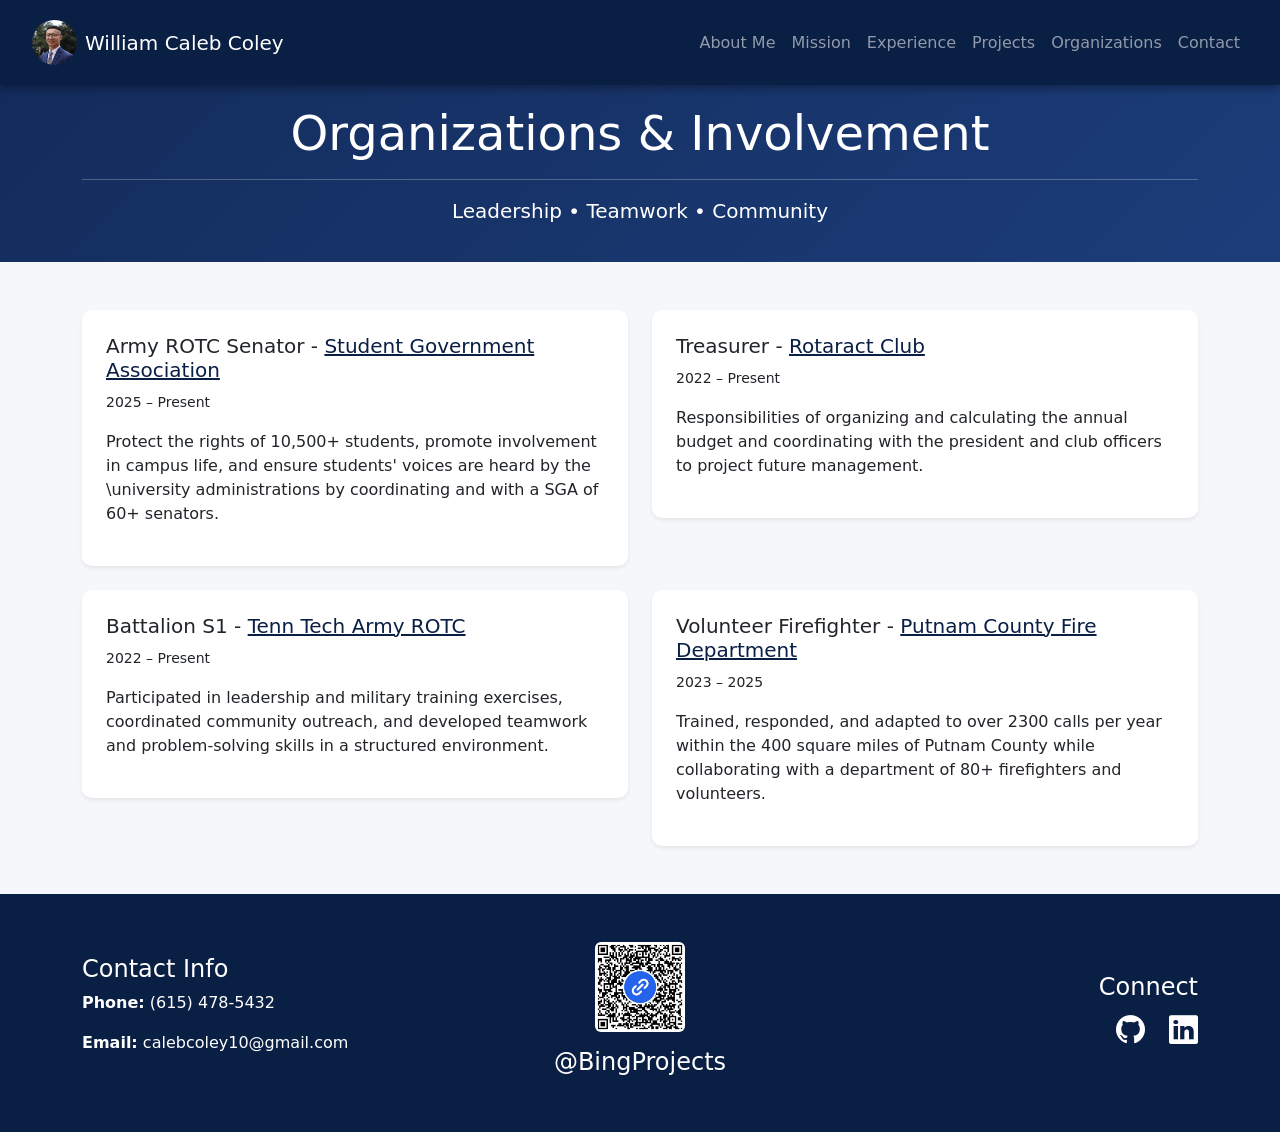
<file: organizations.html>
<!DOCTYPE html>
<html lang="en">
<head>
    <meta charset="UTF-8">
    <title>Organizations | William Caleb Coley</title>
    <meta name="viewport" content="width=device-width, initial-scale=1">

    <!-- Bootstrap CSS -->
    <link href="https://cdn.jsdelivr.net/npm/bootstrap@5.3.2/dist/css/bootstrap.min.css" rel="stylesheet">

    <!-- Bootstrap Icons -->
    <link rel="stylesheet" href="https://cdn.jsdelivr.net/npm/bootstrap-icons@1.11.1/font/bootstrap-icons.css">

    <!-- Your CSS -->
    <link rel="stylesheet" href="assets/css/style.css">
</head>

<body>

<!-- ================= NAVBAR ================= -->
<nav class="navbar navbar-expand-lg navbar-dark fixed-top custom-navbar">
    <div class="container-fluid">

        <a class="navbar-brand d-flex align-items-center" href="index.html">
            <img src="images/profile.jpg"
                 alt="Profile"
                 class="rounded-circle me-2"
                 width="45" height="45">
            William Caleb Coley
        </a>

        <button class="navbar-toggler ms-auto"
                type="button"
                data-bs-toggle="collapse"
                data-bs-target="#navbarNav">
            <span class="navbar-toggler-icon"></span>
        </button>

        <div class="collapse navbar-collapse justify-content-end" id="navbarNav">
            <ul class="navbar-nav text-end">
                <li class="nav-item"><a class="nav-link" href="about.html">About Me</a></li>
                <li class="nav-item"><a class="nav-link" href="mission.html">Mission</a></li>
                <li class="nav-item"><a class="nav-link" href="experience.html">Experience</a></li>
                <li class="nav-item"><a class="nav-link" href="projects.html">Projects</a></li>
                <li class="nav-item"><a class="nav-link active" href="organizations.html">Organizations</a></li>
                <li class="nav-item"><a class="nav-link" href="contact.html">Contact</a></li>
            </ul>
        </div>

    </div>
</nav>

<!-- ================= FLEX WRAPPER ================= -->
<div class="page-content">

    <!-- HERO -->
    <header class="hero-section text-white">
        <div class="container text-center">
            <h1 class="display-5">Organizations & Involvement</h1>
            <hr class="hero-divider my-3">
            <p class="lead">Leadership • Teamwork • Community</p>
        </div>
    </header>

    <!-- ORGANIZATIONS SECTION -->
    <section class="py-5" style="background-color:#f5f7fa;">
        <div class="container">

            <div class="row g-4">

                <!-- Organization 1 -->
                <div class="col-md-6">
                    <div class="card shadow-sm border-0 p-4">
                        <h5>
                            Army ROTC Senator - 
                            <a href="https://www.tntech.edu/sga/index.php" target="_blank" class="company-link">
                                Student Government Association
                            </a>
                        </h5>
                        <p><small>2025 – Present</small></p>
                        <p>
                            Protect the rights of 10,500+ students, 
                            promote involvement in campus life, and 
                            ensure students' voices are heard by the 
                            \university administrations by coordinating 
                            and with a SGA of 60+ senators.
                        </p>
                    </div>
                </div>

                <!-- Organization 2 -->
                <div class="col-md-6">
                    <div class="card shadow-sm border-0 p-4">
                        <h5>
                            Treasurer - 
                            <a href="https://www.rotary.org/en" target="_blank" class="company-link">
                                Rotaract Club
                            </a>
                        </h5>
                        <p><small>2022 – Present</small></p>
                        <p>
                            Responsibilities of organizing and calculating 
                            the annual budget and coordinating with the 
                            president and club officers to project future 
                            management.
                        </p>
                    </div>
                </div>

                <!-- Organization 3 -->
                <div class="col-md-6">
                    <div class="card shadow-sm border-0 p-4">
                        <h5>
                            Battalion S1 - 
                            <a href="https://www.tntech.edu/armyrotc/" target="_blank" class="company-link">
                                Tenn Tech Army ROTC
                            </a>
                        </h5>
                        <p><small>2022 – Present</small></p>
                        <p>
                            Participated in leadership and military training exercises, 
                            coordinated community outreach, and developed teamwork and 
                            problem-solving skills in a structured environment.
                        </p>
                    </div>
                </div>

                <!-- Organization 4 -->
                <div class="col-md-6">
                    <div class="card shadow-sm border-0 p-4">
                        <h5>
                            Volunteer Firefighter -  
                            <a href="https://putnamcountytn.gov/fire-department" target="_blank" class="company-link">
                                Putnam County Fire Department
                            </a>
                        </h5>
                        <p><small>2023 – 2025</small></p>
                        <p>
                            Trained, responded, and adapted to over 2300 
                            calls per year within the 400 square miles of 
                            Putnam County while collaborating with a department 
                            of 80+ firefighters and volunteers.
                        </p>
                    </div>
                </div>

            </div>

        </div>
    </section>

</div>
<!-- END page-content -->

<!-- ================= FOOTER ================= -->
<section id="contact" class="contact-section text-white py-5">
    <div class="container">
        <div class="row align-items-center text-center text-md-start">

            <!-- LEFT -->
            <div class="col-md-4 mb-4 mb-md-0">
                <h4>Contact Info</h4>
                <p><strong>Phone:</strong> (615) 478-5432</p>
                <p><strong>Email:</strong> calebcoley10@gmail.com</p>
            </div>

            <!-- CENTER: QR + BingProjects -->
            <div class="col-md-4 mb-4 mb-md-0 text-center">
                <!-- QR Code -->
                <div class="mb-3">
                    <img src="images/qr-code.png" 
                         alt="QR Code" 
                         width="90" height="90" 
                         class="img-fluid rounded mx-auto d-block">
                </div>

                <!-- BingProjects -->
                <h4 class="mt-2">@BingProjects</h4>
            </div>

            <!-- RIGHT -->
            <div class="col-md-4 text-md-end text-center">
                <h4>Connect</h4>

                <a href="https://github.com/wccoley42" target="_blank" class="social-icon">
                    <i class="bi bi-github"></i>
                </a>

                <a href="https://www.linkedin.com/in/william-c-coley" target="_blank" class="social-icon">
                    <i class="bi bi-linkedin"></i>
                </a>
            </div>

        </div>
    </div>
</section>

<!-- Bootstrap JS -->
<script src="https://cdn.jsdelivr.net/npm/bootstrap@5.3.2/dist/js/bootstrap.bundle.min.js"></script>
<script src="assets/js/script.js"></script>

</body>
</html>
</file>
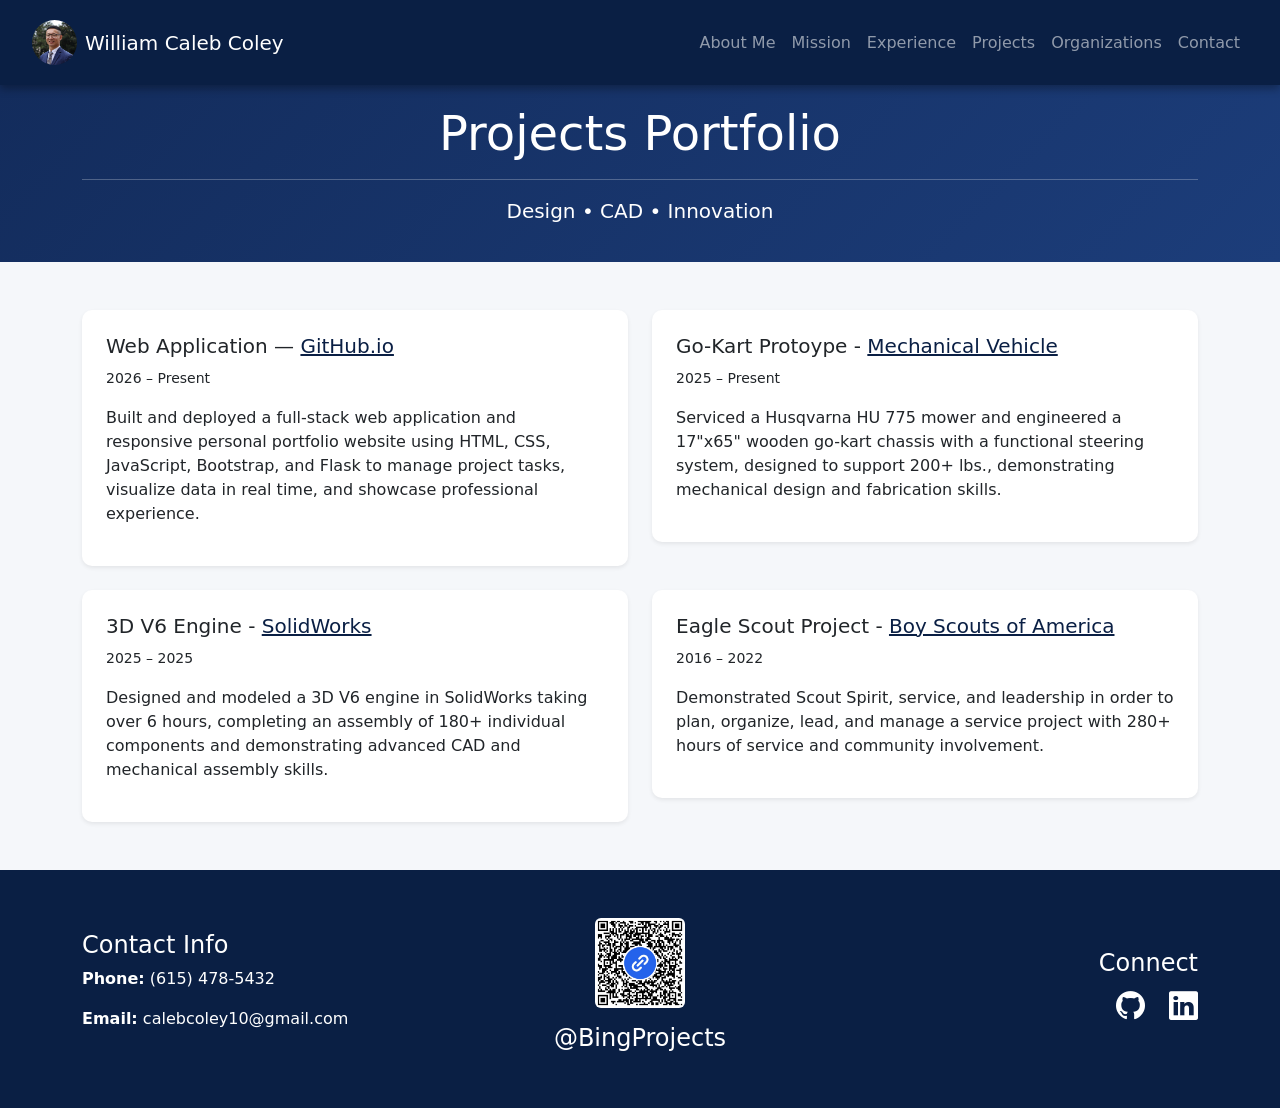
<file: projects.html>
<!DOCTYPE html>
<html lang="en">
<head>
    <meta charset="UTF-8">
    <title>Projects | William Caleb Coley</title>
    <meta name="viewport" content="width=device-width, initial-scale=1">

    <!-- Bootstrap CSS -->
    <link href="https://cdn.jsdelivr.net/npm/bootstrap@5.3.2/dist/css/bootstrap.min.css" rel="stylesheet">

    <!-- Bootstrap Icons -->
    <link rel="stylesheet" href="https://cdn.jsdelivr.net/npm/bootstrap-icons@1.11.1/font/bootstrap-icons.css">

    <!-- Your CSS -->
    <link rel="stylesheet" href="assets/css/style.css">
</head>

<body>

<!-- ================= NAVBAR ================= -->
<nav class="navbar navbar-expand-lg navbar-dark fixed-top custom-navbar">
    <div class="container-fluid">

        <a class="navbar-brand d-flex align-items-center" href="index.html">
            <img src="images/profile.jpg"
                 alt="Profile"
                 class="rounded-circle me-2"
                 width="45" height="45">
            William Caleb Coley
        </a>

        <button class="navbar-toggler ms-auto"
                type="button"
                data-bs-toggle="collapse"
                data-bs-target="#navbarNav">
            <span class="navbar-toggler-icon"></span>
        </button>

        <div class="collapse navbar-collapse justify-content-end" id="navbarNav">
            <ul class="navbar-nav text-end">
                <li class="nav-item"><a class="nav-link" href="about.html">About Me</a></li>
                <li class="nav-item"><a class="nav-link" href="mission.html">Mission</a></li>
                <li class="nav-item"><a class="nav-link" href="experience.html">Experience</a></li>
                <li class="nav-item"><a class="nav-link active" href="projects.html">Projects</a></li>
                <li class="nav-item"><a class="nav-link" href="organizations.html">Organizations</a></li>
                <li class="nav-item"><a class="nav-link" href="contact.html">Contact</a></li>
            </ul>
        </div>

    </div>
</nav>

<!-- ================= FLEX WRAPPER ================= -->
<div class="page-content">

    <!-- HERO -->
    <header class="hero-section text-white">
        <div class="container text-center">
            <h1 class="display-5">Projects Portfolio</h1>
            <hr class="hero-divider my-3">
            <p class="lead">Design • CAD • Innovation</p>
        </div>
    </header>

    <!-- PROJECTS SECTION -->
    <section class="py-5" style="background-color:#f5f7fa;">
        <div class="container">

            <div class="row g-4">

                <!-- Project 1 -->
                <div class="col-md-6">
                    <div class="card shadow-sm border-0 p-4">
                        <h5>
                            Web Application — 
                            <a href="https://github.com/wccoley42/WilliamCalebColey.github.io" target="_blank" class="company-link">
                                GitHub.io
                            </a>
                        </h5>
                        <p><small>2026 – Present</small></p>
                        <p>
                            Built and deployed a full-stack web application 
                            and responsive personal portfolio website using 
                            HTML, CSS, JavaScript, Bootstrap, and Flask to 
                            manage project tasks, visualize data in real time, 
                            and showcase professional experience.
                        </p>
                    </div>
                </div>

                <!-- Project 2 -->
                <div class="col-md-6">
                    <div class="card shadow-sm border-0 p-4">
                        <h5>
                            Go-Kart Protoype -  
                            <a href="https://docs.google.com/presentation/d/1t4AAxwXeC6pIg88A5naXoIqpSCvRM7LshpVm9fW6bwA/edit?usp=sharing" target="_blank" class="company-link">
                                Mechanical Vehicle
                            </a>
                        </h5>
                        <p><small>2025 – Present</small></p>
                        <p>
                            Serviced a Husqvarna HU 775 mower and engineered a 17"x65" 
                            wooden go-kart chassis with a functional steering system, 
                            designed to support 200+ lbs., demonstrating mechanical 
                            design and fabrication skills.
                        </p>
                    </div>
                </div>

                <!-- Project 3 -->
                <div class="col-md-6">
                    <div class="card shadow-sm border-0 p-4">
                        <h5>
                            3D V6 Engine - 
                            <a href="https://docs.google.com/presentation/d/1LAxeTqjRDMZBZELNeMFNW_AHAjMrOZZqzYqu_vMgivc/edit?usp=sharing" target="_blank" class="company-link">
                                SolidWorks
                            </a>
                        </h5>
                        <p><small>2025 – 2025</small></p>
                        <p>
                            Designed and modeled a 3D V6 engine in SolidWorks taking 
                            over 6 hours, completing an assembly of 180+ individual 
                            components and demonstrating advanced CAD and mechanical 
                            assembly skills.
                        </p>
                    </div>
                </div>

                <!-- Project 4 -->
                <div class="col-md-6">
                    <div class="card shadow-sm border-0 p-4">
                        <h5>
                            Eagle Scout Project - 
                            <a href="https://docs.google.com/presentation/d/1h_MvqCfArDB0MHGbgXKpyOLdoZCDx9f1Qixh31TpdW8/edit?usp=sharing" target="_blank" class="company-link">
                                Boy Scouts of America
                            </a>
                        </h5>
                        <p><small>2016 – 2022</small></p>
                        <p>
                            Demonstrated Scout Spirit, service, and leadership 
                            in order to plan, organize, lead, and manage a 
                            service project with 280+ hours of service and 
                            community involvement.
                        </p>
                    </div>
                </div>

            </div>

        </div>
    </section>

</div>
<!-- END page-content -->

<!-- ================= FOOTER ================= -->
<section id="contact" class="contact-section text-white py-5">
    <div class="container">
        <div class="row align-items-center text-center text-md-start">

            <!-- LEFT -->
            <div class="col-md-4 mb-4 mb-md-0">
                <h4>Contact Info</h4>
                <p><strong>Phone:</strong> (615) 478-5432</p>
                <p><strong>Email:</strong> calebcoley10@gmail.com</p>
            </div>

            <!-- CENTER: QR + BingProjects -->
            <div class="col-md-4 mb-4 mb-md-0 text-center">
                <!-- QR Code -->
                <div class="mb-3">
                    <img src="images/qr-code.png" 
                         alt="QR Code" 
                         width="90" height="90" 
                         class="img-fluid rounded mx-auto d-block">
                </div>

                <!-- BingProjects -->
                <h4 class="mt-2">@BingProjects</h4>
            </div>

            <!-- RIGHT -->
            <div class="col-md-4 text-md-end text-center">
                <h4>Connect</h4>

                <a href="https://github.com/wccoley42" target="_blank" class="social-icon">
                    <i class="bi bi-github"></i>
                </a>

                <a href="https://www.linkedin.com/in/william-c-coley" target="_blank" class="social-icon">
                    <i class="bi bi-linkedin"></i>
                </a>
            </div>

        </div>
    </div>
</section>

<!-- Bootstrap JS -->
<script src="https://cdn.jsdelivr.net/npm/bootstrap@5.3.2/dist/js/bootstrap.bundle.min.js"></script>
<script src="assets/js/script.js"></script>

</body>
</html>
</file>
<file: assets/css/style.css>
/* Body background and text */
body {
    margin: 0;           /* REMOVE browser default top/bottom margin */
    padding-top: 85px;   /* keeps space for fixed navbar */
    scroll-behavior: smooth;
    background-color: #f5f7fa;
    color: #0a1f44;
}

/* Navbar */
.custom-navbar {
    background-color: #0a1f44;
    padding: 15px 20px;
    box-shadow: 0 4px 8px rgba(0,0,0,0.3);
}

.navbar-brand {
    color: #ffffff; /* default color (white on dark navbar) */
    transition: 0.3s ease;
    text-decoration: none;
}

.navbar-brand:hover {
    color: #66b2ff; /* accent blue on hover */
    text-decoration: none; /* optional: remove underline */
}

 /* Navbar links hover */
.navbar-nav .nav-link {
    transition: 0.3s ease;
}

.navbar-nav .nav-link:hover {
    color: #66b2ff; /* same accent blue as hero links */
}

.navbar-nav .nav-link.active {
    color: #66b2ff; /* blue for the active section */
}
.navbar-toggler {
    border: none; /* optional: remove border if any */
    transition: 0.3s ease;
}

.navbar-toggler:hover .navbar-toggler-icon {
    background-image: url("data:image/svg+xml;charset=utf8,%3Csvg viewBox='0 0 30 30' xmlns='http://www.w3.org/2000/svg'%3E%3Cpath stroke='rgb(102,178,255)' stroke-width='2' stroke-linecap='round' stroke-miterlimit='10' d='M4 7h22M4 15h22M4 23h22'/%3E%3C/svg%3E");
}


/* Learn More Projects button */
.btn-learn-more {
    background-color: #0a1f44; /* Dark navy base */
    color: #ffffff;
    padding: 10px 25px;
    border-radius: 5px;
    transition: all 0.3s ease;
    text-decoration: none;
    border: none;
}

.btn-learn-more:hover {
    background-color: #66b2ff; /* Hover color */
    color: #0a1f44;            /* Text color changes */
    transform: translateY(-2px); /* Slight lift effect */
    box-shadow: 0 4px 10px rgba(0, 0, 0, 0.15);
}
/* Hero Section */
.hero-section {
    background: linear-gradient(135deg, #132c5c, #1c3d7a);
    padding: 20px 20px;
}

.hero-section h1,
.hero-section p,
.hero-section .hero-divider {
    margin-top: 0;
}

.hero-section a {
    text-decoration: underline; /* optional */
    color: #ffffff;
    transition: 0.3s ease;
}

.hero-section a:hover {
    color: #66b2ff; /* accent blue */
    text-decoration: none;
}

/* Alternate section styling */
section.bg-white {
    background-color: #ffffff;
    color: #0a1f44;
}

/* Cards */
.card {
    background-color: #ffffff;
    border-radius: 10px;
}

/* Buttons with hover accent */
.btn-dark.btn-hover {
    background-color: #0a1f44;
    color: #ffffff;
    transition: 0.3s ease;
}

.btn-dark.btn-hover:hover {
    background-color: #66b2ff;
    color: #ffffff;
}

.contact-section {
    background-color: #0a1f44; /* Dark navy */
}

.social-icon {
    color: white;
    font-size: 1.8rem;
    margin-left: 15px;
    transition: 0.3s ease;
    text-decoration: none;
}

.social-icon:hover {
    color: #66b2ff;
    transform: translateY(-3px);
}

/*<!--for Experience Page-->*/
/* Make page take full height */
html, body {
    height: 100%;
}

body {
    display: flex;
    flex-direction: column;
}

.page-content {
    flex: 1;
}

/* Company links (Experience Page) */
.company-link {
    color: #0a1f44;           /* same dark navy */
    text-decoration: underline;
    transition: 0.3s ease;
}

.company-link:hover {
    color: #66b2ff;           /* accent blue on hover */
}
</file>
